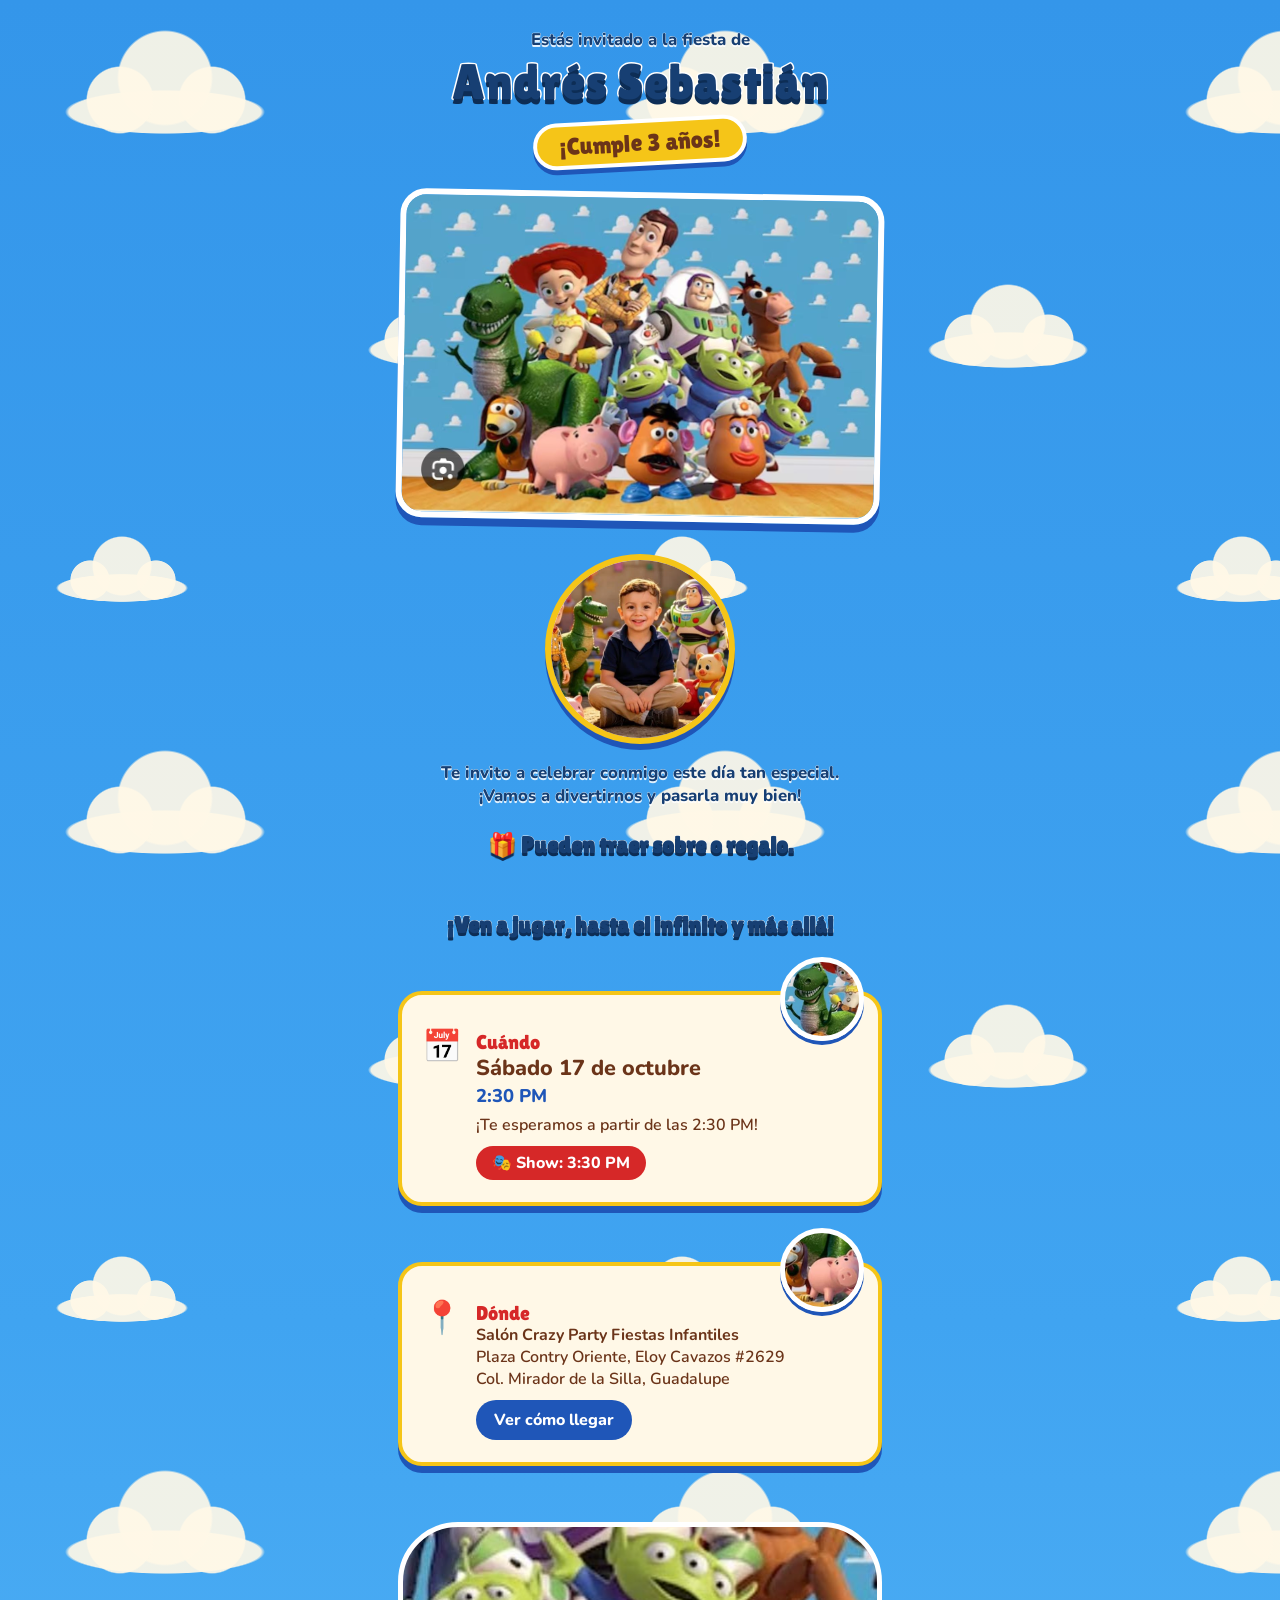
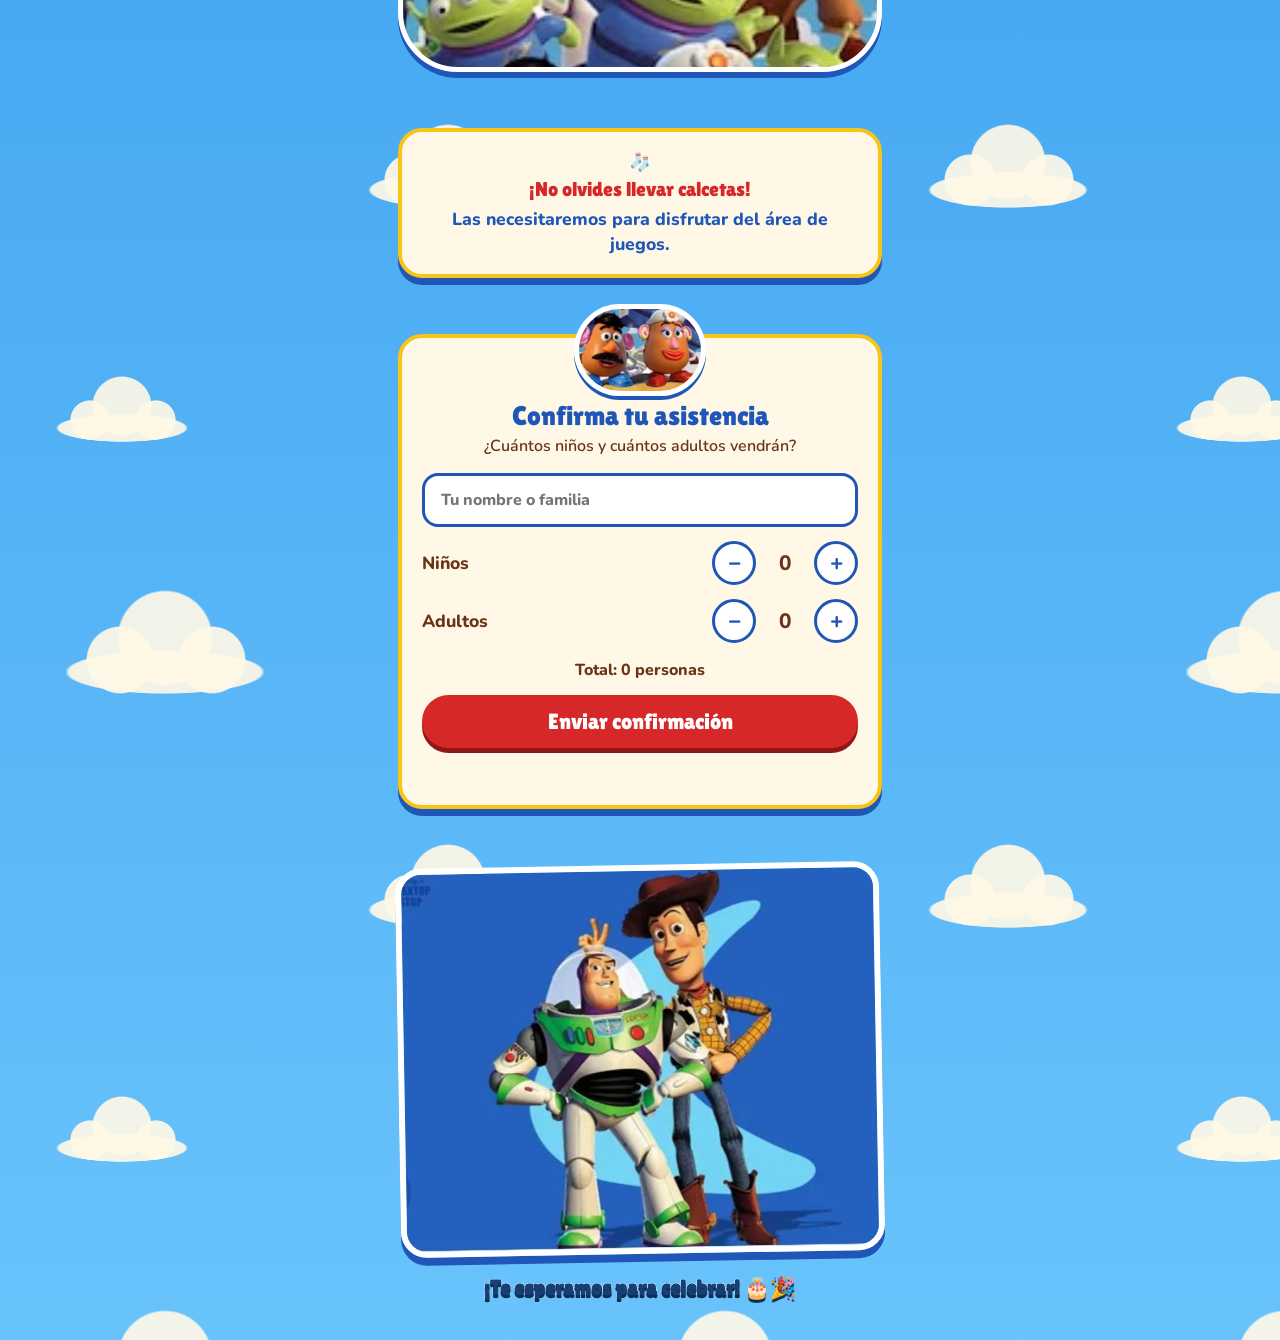
<file: index.html>
<!DOCTYPE html>
<html lang="es">
<head>
<meta charset="utf-8">
<meta name="viewport" content="width=device-width, initial-scale=1, viewport-fit=cover">
<title>Andrés Sebastián cumple 3 años</title>
<link href="https://fonts.googleapis.com/css2?family=Lilita+One&family=Nunito:wght@600;800&display=swap" rel="stylesheet">
<link rel="stylesheet" href="estilos.css">
</head>
<body>
<main>

  <p class="pre">Estás invitado a la fiesta de</p>
  <h1>Andrés Sebastián</h1>
  <span class="age">¡Cumple 3 años!</span>

  <img class="grupo" alt="Woody, Buzz, Jessie, Rex y todos los juguetes" src="grupo.jpg">

  <!-- FOTO DEL CUMPLEAÑERO -->
  <div class="cumple">
  <img src="foto.jpg" alt="Andrés Sebastián sentado entre juguetes de Toy Story">
</div>

  <p class="intro">Te invito a celebrar conmigo este día tan especial.<br>¡Vamos a divertirnos y pasarla muy bien!</p>
  <p class="lead">🎁 Pueden traer sobre o regalo.</p>
  <p class="lead">¡Ven a jugar, hasta el infinito y más allá!</p>

  <!-- FECHA Y HORARIOS -->
  <div class="panel">
    <div class="chapa rex" role="img" aria-label="Rex"></div>
    <div class="ico" aria-hidden="true">📅</div>
    <div class="txt">
      <b>Cuándo</b>
      <span class="big">Sábado 17 de octubre</span>
      <span class="hr">2:30 PM</span>
      <span class="event-text">¡Te esperamos a partir de las 2:30 PM!</span>
      <span class="show">🎭 Show: 3:30 PM</span>
    </div>
  </div>

  <!-- LUGAR -->
  <div class="panel">
    <div class="chapa slinky" role="img" aria-label="Slinky y Hamm"></div>
    <div class="ico" aria-hidden="true">📍</div>
    <div class="txt">
      <b>Dónde</b>
      <strong>Salón Crazy Party Fiestas Infantiles</strong><br>
      Plaza Contry Oriente, Eloy Cavazos #2629<br>
      Col. Mirador de la Silla, Guadalupe<br>
      <a class="map" target="_blank" rel="noopener"
         href="https://www.google.com/maps/search/?api=1&query=Crazy+Party+Fiestas+Infantiles+Eloy+Cavazos+2629+Guadalupe">Ver cómo llegar</a>
    </div>
  </div>

  <div class="aliens" role="img" aria-label="Los alienígenas de Toy Story"></div>

  <!-- AVISO DE CALCETAS -->
  <div class="socks">
    🧦 <strong>¡No olvides llevar calcetas!</strong>
    <span>Las necesitaremos para disfrutar del área de juegos.</span>
  </div>

  <!-- CONFIRMAR ASISTENCIA -->
  <div class="panel rsvp">
    <div class="chapa potato" role="img" aria-label="Los señores Cara de Papa"></div>
    <h2>Confirma tu asistencia</h2>
    <p class="sub">¿Cuántos niños y cuántos adultos vendrán?</p>
    <input class="name" id="nm" placeholder="Tu nombre o familia" autocomplete="name">

    <div class="cnt">
      <label>Niños</label>
      <div class="step">
        <button type="button" data-t="k" data-d="-1" aria-label="Quitar un niño">−</button>
        <output id="k">0</output>
        <button type="button" data-t="k" data-d="1" aria-label="Agregar un niño">+</button>
      </div>
    </div>

    <div class="cnt">
      <label>Adultos</label>
      <div class="step">
        <button type="button" data-t="a" data-d="-1" aria-label="Quitar un adulto">−</button>
        <output id="a">0</output>
        <button type="button" data-t="a" data-d="1" aria-label="Agregar un adulto">+</button>
      </div>
    </div>

    <p class="total" id="tot">Total: 0 personas</p>
    <button class="go" id="go" type="button">Enviar confirmación</button>
    <p class="msg" id="msg"></p>
  </div>

  <img class="cierre" alt="Woody y Buzz Lightyear" src="cierre.jpg">
  <p class="fin">¡Te esperamos para celebrar! 🎂🎉</p>

</main>
<script src="script.js"></script>
</body>
</html>
</file>
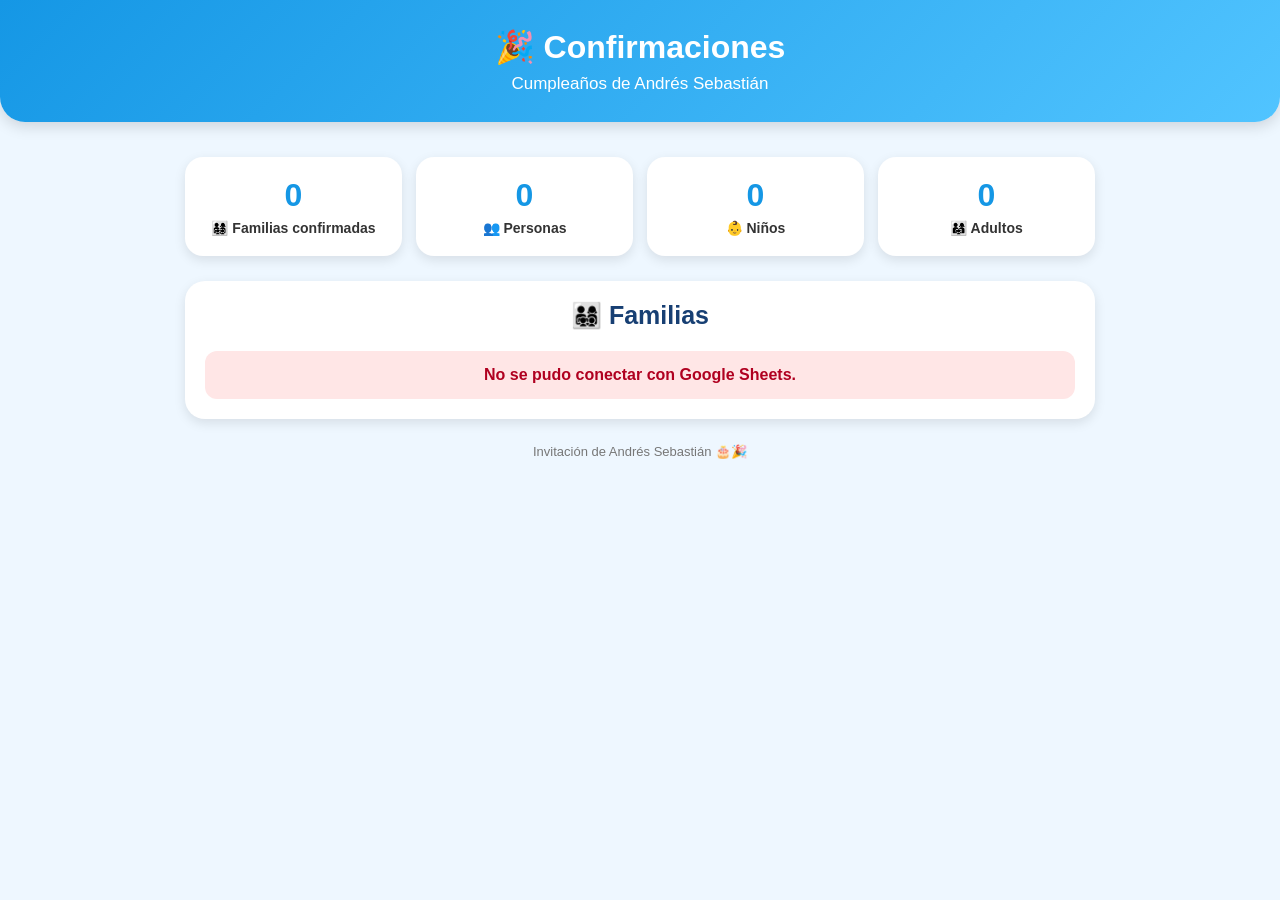
<file: resumen.html>
<!DOCTYPE html>
<html lang="es">

<head>

  <meta charset="UTF-8">

  <meta name="viewport"
        content="width=device-width, initial-scale=1.0">

  <title>Confirmaciones - Andrés Sebastián</title>

  <style>

    * {
      box-sizing: border-box;
    }

    body {
      margin: 0;
      font-family: Arial, sans-serif;
      background: #eef7ff;
      color: #173f73;
    }

    .encabezado {
      background: linear-gradient(135deg, #1597e5, #51c4ff);
      color: white;
      text-align: center;
      padding: 28px 15px;
      border-radius: 0 0 25px 25px;
      box-shadow: 0 4px 15px rgba(0,0,0,0.15);
    }

    .encabezado h1 {
      margin: 0;
      font-size: 32px;
    }

    .encabezado p {
      margin: 8px 0 0;
      font-size: 17px;
    }

    .contenedor {
      width: 100%;
      max-width: 950px;
      margin: auto;
      padding: 20px;
    }

    .estado {
      text-align: center;
      margin: 15px 0;
      font-weight: bold;
      color: #555;
    }

    /* ==============================
       TARJETAS DEL RESUMEN
    ============================== */

    .tarjetas {
      display: grid;
      grid-template-columns: repeat(4, 1fr);
      gap: 14px;
      margin-bottom: 25px;
    }

    .tarjeta {
      background: white;
      border-radius: 18px;
      padding: 20px 10px;
      text-align: center;
      box-shadow: 0 4px 12px rgba(0,0,0,0.10);
    }

    .numero {
      display: block;
      font-size: 32px;
      font-weight: bold;
      color: #1597e5;
      margin-bottom: 6px;
    }

    .texto {
      display: block;
      font-size: 14px;
      font-weight: bold;
      color: #333;
    }

    /* ==============================
       SECCIÓN FAMILIAS
    ============================== */

    .seccion {
      background: white;
      border-radius: 20px;
      padding: 20px;
      box-shadow: 0 4px 12px rgba(0,0,0,0.10);
    }

    .seccion h2 {
      text-align: center;
      margin-top: 0;
      color: #173f73;
      font-size: 25px;
    }

    .familia {
      display: flex;
      justify-content: space-between;
      align-items: center;
      gap: 15px;

      background: #f3f9ff;

      border-left: 5px solid #1597e5;

      border-radius: 14px;

      padding: 15px;

      margin-bottom: 10px;
    }

    .familia-nombre {
      font-size: 17px;
      font-weight: bold;
      color: #173f73;
    }

    .familia-datos {
      color: #555;
      font-size: 14px;
      text-align: right;
      white-space: nowrap;
    }

    .vacio {
      text-align: center;
      padding: 25px;
      color: #777;
    }

    .error {
      background: #ffe6e6;
      color: #b00020;
      padding: 15px;
      border-radius: 12px;
      text-align: center;
      font-weight: bold;
    }

    .pie {
      text-align: center;
      margin: 25px 0;
      color: #777;
      font-size: 13px;
    }

    /* ==============================
       CELULAR
    ============================== */

    @media (max-width: 700px) {

      .contenedor {
        padding: 12px;
      }

      .encabezado h1 {
        font-size: 27px;
      }

      .encabezado p {
        font-size: 15px;
      }

      .tarjetas {
        grid-template-columns: repeat(2, 1fr);
        gap: 10px;
      }

      .tarjeta {
        padding: 16px 8px;
      }

      .numero {
        font-size: 27px;
      }

      .texto {
        font-size: 13px;
      }

      .familia {
        display: block;
      }

      .familia-datos {
        text-align: left;
        margin-top: 7px;
      }

    }

  </style>

</head>


<body>


  <!-- ==============================
       ENCABEZADO
  ============================== -->

  <header class="encabezado">

    <h1>🎉 Confirmaciones</h1>

    <p>
      Cumpleaños de Andrés Sebastián
    </p>

  </header>


  <main class="contenedor">


    <!-- ESTADO -->

    <div id="estado"
         class="estado">

      Cargando confirmaciones...

    </div>


    <!-- ==============================
         RESUMEN
    ============================== -->

    <section class="tarjetas">


      <div class="tarjeta">

        <span
          class="numero"
          id="familias">

          0

        </span>

        <span class="texto">

          👨‍👩‍👧‍👦 Familias confirmadas

        </span>

      </div>


      <div class="tarjeta">

        <span
          class="numero"
          id="personas">

          0

        </span>

        <span class="texto">

          👥 Personas

        </span>

      </div>


      <div class="tarjeta">

        <span
          class="numero"
          id="ninos">

          0

        </span>

        <span class="texto">

          👶 Niños

        </span>

      </div>


      <div class="tarjeta">

        <span
          class="numero"
          id="adultos">

          0

        </span>

        <span class="texto">

          👨‍👩‍👧 Adultos

        </span>

      </div>


    </section>


    <!-- ==============================
         LISTA DE FAMILIAS
    ============================== -->

    <section class="seccion">

      <h2>
        👨‍👩‍👧‍👦 Familias
      </h2>

      <div id="lista">

        Cargando...

      </div>

    </section>


    <div class="pie">

      Invitación de Andrés Sebastián 🎂🎉

    </div>


  </main>


  <!-- ==============================
       JAVASCRIPT
  ============================== -->

  <script>


    // ==========================================
    // URL NUEVA DE GOOGLE APPS SCRIPT
    // ==========================================

    var API =
      "https://script.google.com/macros/s/AKfycbw8hxjFLyIX9j1C5aXWERwX-TtVhPBNJoR2kG_4oplgLezfzd8SqU3n3-QL5hjtmUIIAA/exec";


    // ==========================================
    // CLAVE
    // ==========================================

    var CLAVE = "1234";


    // ==========================================
    // MOSTRAR LOS DATOS
    // ==========================================

    function recibirDatos(datos) {


      var estado =
        document.getElementById("estado");


      var lista =
        document.getElementById("lista");


      // ========================================
      // COMPROBAR RESPUESTA
      // ========================================

      if (!datos || datos.ok !== true) {


        estado.textContent =
          "";


        lista.innerHTML =
          '<div class="error">' +
          'No se pudieron cargar las confirmaciones.' +
          '</div>';


        return;

      }


      // ========================================
      // MOSTRAR RESUMEN
      // ========================================

      document.getElementById("familias").textContent =
        datos.resumen.familias;


      document.getElementById("personas").textContent =
        datos.resumen.personas;


      document.getElementById("ninos").textContent =
        datos.resumen.ninos;


      document.getElementById("adultos").textContent =
        datos.resumen.adultos;


      // ========================================
      // LIMPIAR LISTA
      // ========================================

      lista.innerHTML = "";


      // ========================================
      // SI NO HAY FAMILIAS
      // ========================================

      if (
        !datos.familias ||
        datos.familias.length === 0
      ) {


        lista.innerHTML =
          '<div class="vacio">' +
          'Todavía no hay familias confirmadas.' +
          '</div>';


        estado.textContent =
          "Sin confirmaciones todavía";


        return;

      }


      // ========================================
      // MOSTRAR TODAS LAS FAMILIAS
      // ========================================

      datos.familias.forEach(
        function(familia) {


          var tarjeta =
            document.createElement("div");


          tarjeta.className =
            "familia";


          // NOMBRE

          var nombre =
            document.createElement("div");


          nombre.className =
            "familia-nombre";


          nombre.textContent =
            "👤 " + familia.nombre;


          // DATOS

          var informacion =
            document.createElement("div");


          informacion.className =
            "familia-datos";


          informacion.textContent =
            familia.ninos +
            " niños · " +
            familia.adultos +
            " adultos";


          // AGREGAR ELEMENTOS

          tarjeta.appendChild(nombre);

          tarjeta.appendChild(informacion);

          lista.appendChild(tarjeta);


        }
      );


      // ========================================
      // MENSAJE FINAL
      // ========================================

      estado.textContent =
        "✅ Confirmaciones actualizadas";


    }


    // ==========================================
    // CARGAR DATOS DESDE GOOGLE
    // ==========================================

    function cargarConfirmaciones() {


      var script =
        document.createElement("script");


      var callback =
        "recibirDatos";


      script.src =
        API +
        "?clave=" +
        encodeURIComponent(CLAVE) +
        "&callback=" +
        callback;


      // ========================================
      // ERROR DE CONEXIÓN
      // ========================================

      script.onerror =
        function() {


          document.getElementById(
            "estado"
          ).textContent = "";


          document.getElementById(
            "lista"
          ).innerHTML =

            '<div class="error">' +
            'No se pudo conectar con Google Sheets.' +
            '</div>';


        };


      document.body.appendChild(script);


    }


    // ==========================================
    // INICIAR
    // ==========================================

    cargarConfirmaciones();


  </script>


</body>

</html>
</file>
<file: estilos.css>
/* ===== COLORES ===== */

:root {
  --cielo: #3f8fd2;
  --azul: #1f56b8;
  --azul-oscuro: #173f73;
  --amarillo: #f5c518;
  --cafe: #6b3419;
  --crema: #fff8e7;
  --rojo: #d62828;
  --verde: #6cc24a;
  --nube: rgba(255, 248, 231, 0.92);
}


/* ===== BASE ===== */

* {
  box-sizing: border-box;
  margin: 0;
}

html {
  scroll-padding-top: env(safe-area-inset-top, 0px);
}

body {
  position: relative;
  overflow-x: hidden;
  font-family: "Nunito", system-ui, sans-serif;
  font-weight: 600;
  color: var(--cafe);
  text-align: center;

  background: linear-gradient(
    #3496ea,
    #40a4f1 45%,
    #69c3fb
  );

  background-color: #3496ea;

  padding:
    env(safe-area-inset-top, 0px)
    0
    env(safe-area-inset-bottom, 0px);

  min-height: 100vh;
}


/* ===== NUBES DEL FONDO ===== */

body::before {
  content: "";
  position: absolute;
  inset: 0;
  z-index: -1;
  pointer-events: none;

  background-size: 560px 720px;

  background-image:

    radial-gradient(
      circle 34px at 120px 100px,
      var(--nube) 96%,
      transparent
    ),

    radial-gradient(
      circle 48px at 165px 78px,
      var(--nube) 96%,
      transparent
    ),

    radial-gradient(
      circle 34px at 212px 100px,
      var(--nube) 96%,
      transparent
    ),

    radial-gradient(
      ellipse 100px 22px at 165px 112px,
      var(--nube) 96%,
      transparent
    ),

    radial-gradient(
      circle 26px at 410px 340px,
      var(--nube) 96%,
      transparent
    ),

    radial-gradient(
      circle 38px at 448px 322px,
      var(--nube) 96%,
      transparent
    ),

    radial-gradient(
      circle 26px at 488px 340px,
      var(--nube) 96%,
      transparent
    ),

    radial-gradient(
      ellipse 80px 18px at 448px 350px,
      var(--nube) 96%,
      transparent
    ),

    radial-gradient(
      circle 20px at 90px 580px,
      var(--nube) 96%,
      transparent
    ),

    radial-gradient(
      circle 30px at 122px 566px,
      var(--nube) 96%,
      transparent
    ),

    radial-gradient(
      circle 20px at 156px 580px,
      var(--nube) 96%,
      transparent
    ),

    radial-gradient(
      ellipse 66px 14px at 122px 588px,
      var(--nube) 96%,
      transparent
    );
}


/* ===== CONTENEDOR PRINCIPAL ===== */

main {
  max-width: 520px;
  margin: 0 auto;
  padding: 28px 18px 40px;
}


/* ===== FUENTES ===== */

h1,
h2,
.age {
  font-family:
    "Lilita One",
    "Arial Rounded MT Bold",
    system-ui,
    sans-serif;

  font-weight: 400;
}


/* ===== ENCABEZADO ===== */

.pre {
  color: var(--azul-oscuro);
  font-weight: 800;
  font-size: 1.05rem;

  -webkit-text-stroke: 0.7px #fff;
  paint-order: stroke fill;

  text-shadow:
    0 2px 0 rgba(255, 255, 255, 0.85);
}


h1 {
  color: var(--azul-oscuro);
  font-size: 3.1rem;
  line-height: 1;

  margin: 6px 0 12px;

  -webkit-text-stroke: 3px #fff;
  paint-order: stroke fill;

  text-shadow:
    0 5px 0 #0d2d55;
}


.age {
  display: inline-block;

  background: var(--amarillo);
  color: var(--cafe);

  font-size: 1.5rem;

  padding: 6px 22px;

  border-radius: 40px;

  border: 4px solid #fff;

  transform: rotate(-3deg);

  box-shadow:
    0 5px 0 var(--azul);
}


/* ===== IMÁGENES PRINCIPALES ===== */

.grupo {
  display: block;

  width: 100%;

  margin: 26px 0 0;

  border: 6px solid #fff;

  border-radius: 26px;

  box-shadow:
    0 8px 0 var(--azul);

  transform: rotate(1deg);
}


.cumple {
  position: relative;

  width: 190px;
  height: 190px;

  margin: 34px auto 0;

  border-radius: 50%;

  border: 6px solid var(--amarillo);

  background: #fff;

  box-shadow:
    0 6px 0 var(--azul);

  overflow: hidden;
}


.cumple img {
  position: absolute;

  inset: 0;

  width: 100%;
  height: 100%;

  object-fit: cover;

  object-position: center;
}


/* ===== TEXTOS ===== */

.intro {
  color: var(--azul-oscuro);

  font-weight: 800;

  font-size: 1.05rem;

  line-height: 1.35;

  margin: 18px 8px 0;

  -webkit-text-stroke: 0.6px #fff;
  paint-order: stroke fill;

  text-shadow:
    0 2px 0 rgba(255, 255, 255, 0.85);
}


.lead {
  font-family:
    "Lilita One",
    system-ui,
    sans-serif;

  color: var(--azul-oscuro);

  font-size: 1.45rem;

  line-height: 1.2;

  margin: 24px 8px 52px;

  -webkit-text-stroke: 0.8px #fff;
  paint-order: stroke fill;

  text-shadow:
    0 3px 0 #0d2d55;
}


/* ===== TARJETAS CUÁNDO / DÓNDE ===== */

.panel {
  position: relative;

  background: var(--crema);

  border: 4px solid var(--amarillo);

  border-radius: 24px;

  box-shadow:
    0 7px 0 var(--azul);

  padding: 36px 20px 22px;

  margin: 0 0 56px;

  text-align: left;

  display: flex;

  gap: 14px;
}


.ico {
  font-size: 2rem;

  line-height: 1;
}


.txt b {
  display: block;

  font-family:
    "Lilita One",
    system-ui,
    sans-serif;

  font-weight: 400;

  font-size: 1.25rem;

  color: var(--rojo);
}


.txt .big {
  display: block;

  font-size: 1.35rem;

  font-weight: 800;
}


.txt .hr {
  display: block;

  font-size: 1.15rem;

  font-weight: 800;

  color: var(--azul);
}


.txt .event-text {
  display: block;

  margin-top: 6px;

  font-size: 1rem;
}


.txt .show {
  display: inline-block;

  margin-top: 10px;

  background: var(--rojo);

  color: #fff;

  font-weight: 800;

  padding: 6px 16px;

  border-radius: 30px;
}


.map {
  display: inline-block;

  margin-top: 10px;

  background: var(--azul);

  color: #fff;

  text-decoration: none;

  font-weight: 800;

  padding: 9px 18px;

  border-radius: 30px;
}


/* ===== CÍRCULOS DE PERSONAJES ===== */

.chapa {
  position: absolute;

  width: 84px;
  height: 84px;

  border-radius: 50%;

  border: 5px solid #fff;

  box-shadow:
    0 4px 0 var(--azul);

  background-size: cover;

  background-position: center;
}


.rex {
  top: -38px;
  right: 14px;

  background-image: url(rex.jpg);
}


.slinky {
  top: -38px;
  right: 14px;

  background-image: url(slinky.jpg);
}


.potato {
  width: 132px;
  height: 92px;

  border-radius: 46px;

  top: -34px;
  left: 50%;

  margin-left: -66px;

  background-image: url(papa.jpg);
}


/* ===== ALIENÍGENAS ===== */

.aliens {
  height: 150px;

  margin: 0 0 56px;

  border: 5px solid #fff;

  border-radius: 60px;

  box-shadow:
    0 6px 0 var(--azul);

  background:
    url(aliens.jpg)
    center 12% / cover;
}


/* ===== AVISO DE CALCETAS ===== */

.socks {
  background: var(--crema);

  border: 4px solid var(--amarillo);

  border-radius: 24px;

  box-shadow:
    0 7px 0 var(--azul);

  padding: 18px 20px;

  margin: 0 0 56px;

  font-size: 1.1rem;

  line-height: 1.4;
}


.socks strong {
  display: block;

  font-family:
    "Lilita One",
    system-ui,
    sans-serif;

  font-weight: 400;

  font-size: 1.25rem;

  color: var(--rojo);
}


.socks span {
  display: block;

  margin-top: 4px;

  font-weight: 800;

  color: var(--azul);
}


/* ===== AVISO DE REGALO ===== */

.regalo {
  background: var(--crema);

  border: 4px solid var(--amarillo);

  border-radius: 24px;

  box-shadow:
    0 7px 0 var(--azul);

  padding: 18px 20px;

  margin: 0 0 56px;

  font-size: 1.1rem;

  line-height: 1.4;

  text-align: center;
}


.regalo strong {
  display: block;

  font-family:
    "Lilita One",
    system-ui,
    sans-serif;

  font-weight: 400;

  font-size: 1.25rem;

  color: var(--rojo);
}


/* ===== CONFIRMAR ASISTENCIA ===== */

.rsvp {
  display: block;

  text-align: center;

  padding-top: 62px;
}


.rsvp h2 {
  font-size: 1.7rem;

  color: var(--azul);
}


.sub {
  margin: 4px 0 16px;
}


.name {
  width: 100%;

  font: inherit;

  font-weight: 800;

  padding: 13px 16px;

  border: 3px solid var(--azul);

  border-radius: 16px;

  background: #fff;

  color: var(--cafe);
}


/* ===== CONTADORES ===== */

.cnt {
  display: flex;

  align-items: center;

  justify-content: space-between;

  margin-top: 14px;

  font-weight: 800;

  font-size: 1.1rem;
}


.step {
  display: flex;

  align-items: center;

  gap: 16px;
}


.step button {
  width: 44px;
  height: 44px;

  border-radius: 50%;

  border: 3px solid var(--azul);

  background: #fff;

  color: var(--azul);

  font:
    800 1.4rem/1
    "Nunito",
    sans-serif;

  cursor: pointer;
}


.step output {
  min-width: 26px;

  font-size: 1.3rem;
}


/* ===== TOTAL ===== */

.total {
  margin: 16px 0 14px;

  font-weight: 800;
}


/* ===== BOTÓN ENVIAR ===== */

.go {
  width: 100%;

  font:
    400 1.35rem
    "Lilita One",
    system-ui,
    sans-serif;

  color: #fff;

  background: var(--rojo);

  border: 0;

  border-radius: 40px;

  padding: 14px;

  box-shadow:
    0 5px 0 #8f1717;

  cursor: pointer;
}


.go:disabled {
  opacity: 0.6;

  cursor: default;
}


/* ===== MENSAJE ===== */

.msg {
  min-height: 1.4em;

  margin-top: 12px;

  font-weight: 800;

  color: var(--azul);
}


/* ===== ACCESIBILIDAD ===== */

.step button:focus-visible,
.go:focus-visible,
.name:focus-visible,
.map:focus-visible {
  outline: 3px solid var(--rojo);

  outline-offset: 3px;
}


/* ===== CIERRE ===== */

.cierre {
  display: block;

  width: 100%;

  border: 6px solid #fff;

  border-radius: 26px;

  box-shadow:
    0 8px 0 var(--azul);

  transform: rotate(-1deg);
}


.fin {
  font-family:
    "Lilita One",
    system-ui,
    sans-serif;

  color: var(--azul-oscuro);

  font-size: 1.3rem;

  margin-top: 22px;

  -webkit-text-stroke: 0.8px #fff;
  paint-order: stroke fill;

  text-shadow:
    0 3px 0 #0d2d55;
}


/* ===== AJUSTES PARA CELULAR ===== */

@media (max-width: 420px) {

  main {
    padding-left: 14px;
    padding-right: 14px;
  }

  h1 {
    font-size: 2.7rem;
  }

  .age {
    font-size: 1.35rem;
    padding: 6px 18px;
  }

  .grupo {
    border-width: 5px;
  }

  .cumple {
    width: 175px;
    height: 175px;
  }

  .panel {
    padding-left: 16px;
    padding-right: 16px;
  }

  .txt .big {
    font-size: 1.2rem;
  }

  .socks,
  .regalo {
    font-size: 1rem;
  }

  .regalo strong {
    font-size: 1.2rem;
  }

}
</file>
